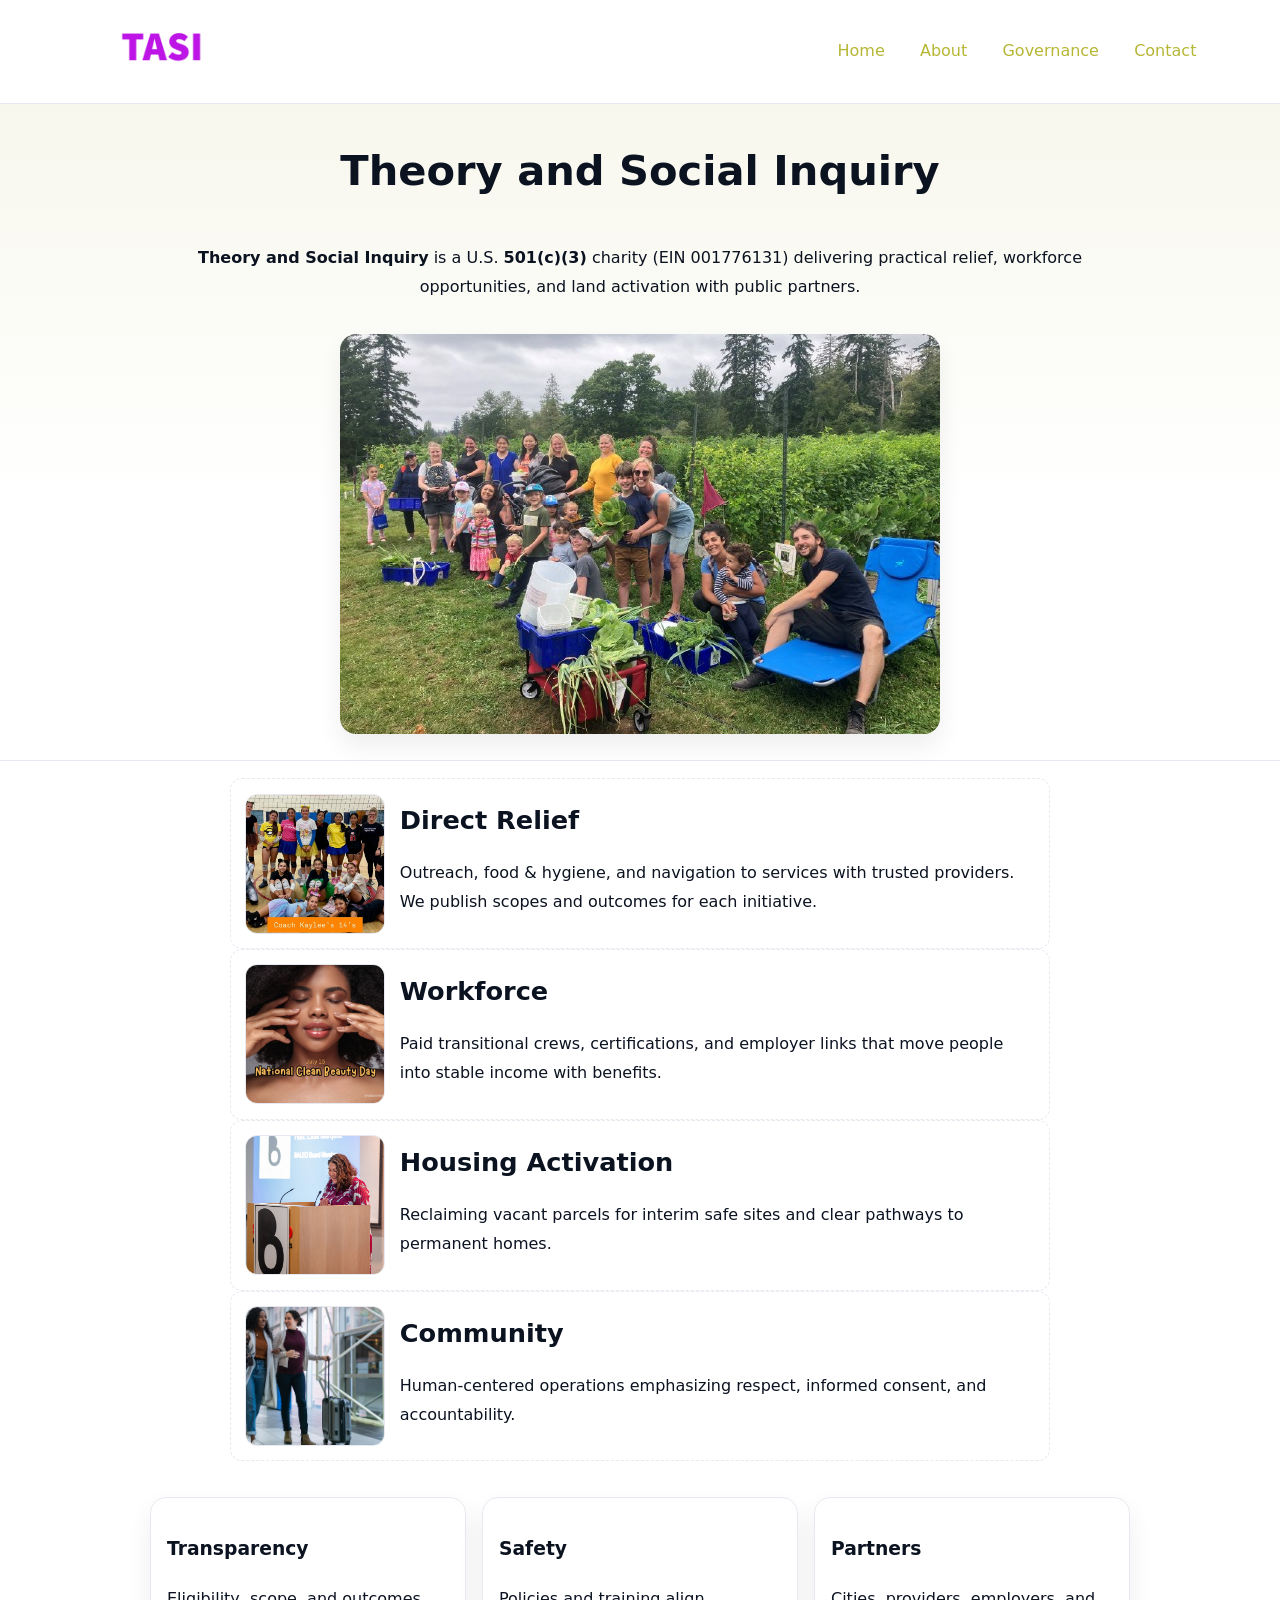
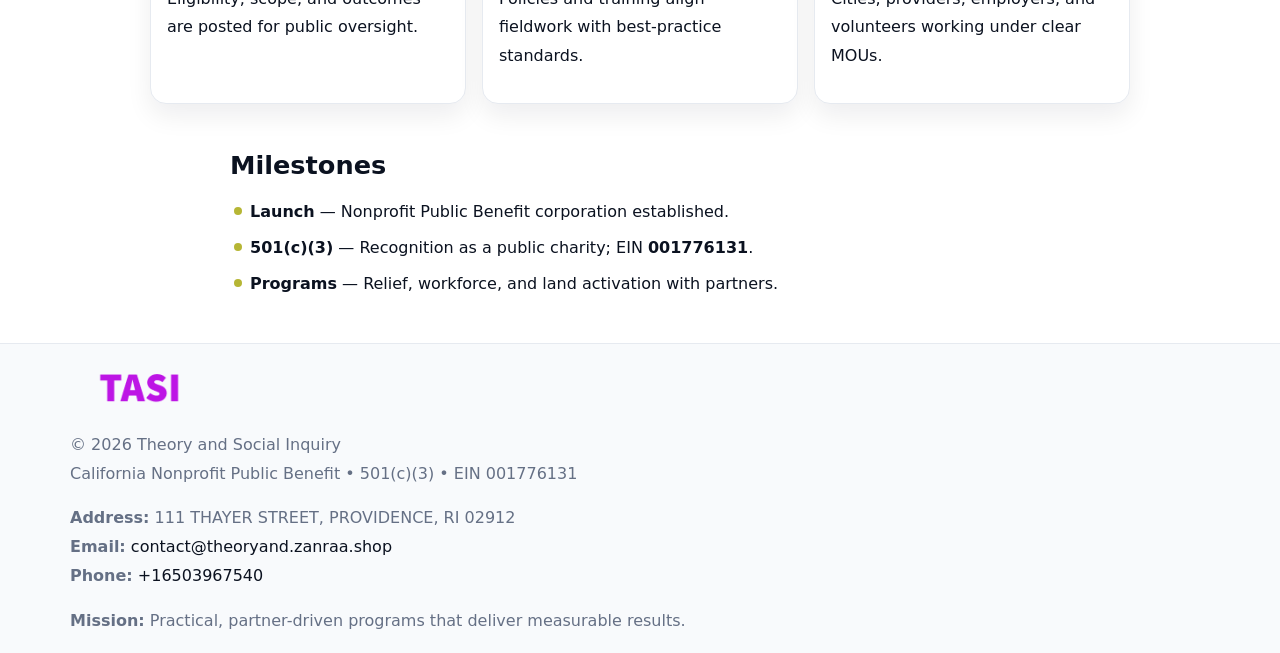
<file: index.html>
<!doctype html><html lang="en"><head>
<meta charset="utf-8"/><meta name="viewport" content="width=device-width,initial-scale=1"/>
<title>Theory and Social Inquiry – Nonprofit • 2025</title>
<link rel="stylesheet" href="assets/styles.css"/><link rel="icon" href="images/logo.png"/>
<meta name="data-ein" content="001776131"/><meta name="data-name" content="Theory and Social Inquiry"/>
<meta name="data-email" content="contact@theoryand.zanraa.shop"/><meta name="data-phone" content="+16503967540"/>
<meta name="data-address" content="111 THAYER STREET, PROVIDENCE, RI 02912"/><meta name="data-map" content="111+THAYER+STREET,+PROVIDENCE,+RI+02912"/>
  <meta name="description" content="Our nonprofit strengthens the community with programs focused on community services, education, and direct relief.">
<meta name="facebook-domain-verification" content="f2gvj4mkuvjc4sj788s65nqtaqn4cz" />
</head><body>
<div style="position:absolute;left:-9999px;top:-9999px;opacity:0" data-uniq="{{UNIQUE_BLOB}}">
  <span>Our nonprofit strengthens the community with programs focused on community services, education, and direct relief.</span><svg width="12" height="12" viewBox="0 0 12 12" xmlns="http://www.w3.org/2000/svg"><circle cx="6" cy="6" r="5" fill="#7c3aed"/></svg><img src="images/land.jpg" width="1" height="1" alt="" loading="lazy"/>
</div>

<header><div class="ce153863541">
  <a href="index.html"><img src="images/logo.png" style="width:140px" alt="Theory and Social Inquiry"></a>
  <nav><a class="active" href="index.html">Home</a><a href="about.html">About</a><a href="governance.html">Governance</a><a href="contact.html">Contact</a></nav>
</div></header>

<section class="cfacdd408fc"><div class="c0f2923e957">
  <h1>Theory and Social Inquiry</h1>
  <p class="ce1dda6b3e7"><strong>Theory and Social Inquiry</strong> is a U.S. <strong>501(c)(3)</strong> charity (EIN 001776131) delivering practical relief, workforce opportunities, and land activation with public partners.</p>
  <img src="images/hero.jpg" alt="Community action">
</div></section>

<main class="c0f2923e957">
  <section class="section narrow">
    <div class="feature"><img class="thumb" src="images/relief.jpg" alt=""><div><h2>Direct Relief</h2><p>Outreach, food & hygiene, and navigation to services with trusted providers. We publish scopes and outcomes for each initiative.</p></div></div>
    <div class="feature"><img class="thumb" src="images/jobs.jpg" alt=""><div><h2>Workforce</h2><p>Paid transitional crews, certifications, and employer links that move people into stable income with benefits.</p></div></div>
    <div class="feature"><img class="thumb" src="images/land.jpg" alt=""><div><h2>Housing Activation</h2><p>Reclaiming vacant parcels for interim safe sites and clear pathways to permanent homes.</p></div></div>
    <div class="feature"><img class="thumb" src="images/community.jpg" alt=""><div><h2>Community</h2><p>Human-centered operations emphasizing respect, informed consent, and accountability.</p></div></div>
  </section>

  <section class="section c2a8b778d9b">
    <article class="cc3e96ceadf"><h3>Transparency</h3><p>Eligibility, scope, and outcomes are posted for public oversight.</p></article>
    <article class="cc3e96ceadf"><h3>Safety</h3><p>Policies and training align fieldwork with best-practice standards.</p></article>
    <article class="cc3e96ceadf"><h3>Partners</h3><p>Cities, providers, employers, and volunteers working under clear MOUs.</p></article>
  </section>

  <section class="section narrow">
    <h2>Milestones</h2>
    <ul class="timeline">
      <li><strong>Launch</strong> — Nonprofit Public Benefit corporation established.</li>
      <li><strong>501(c)(3)</strong> — Recognition as a public charity; EIN <strong>001776131</strong>.</li>
      <li><strong>Programs</strong> — Relief, workforce, and land activation with partners.</li>
    </ul>
  </section>
</main>

<footer>
  <div class="footer">
    <div class="c6e46b1c2a5">
      <div class="fcol">
        <img src="images/logo.png" alt="" style="width:140px;margin-bottom:.4rem">
        <div class="small">© <span id="year"></span> Theory and Social Inquiry</div>
        <div class="small">California Nonprofit Public Benefit • 501(c)(3) • EIN 001776131</div>
      </div>
      <div class="fcol">
        <div class="small"><strong>Address:</strong> 111 THAYER STREET, PROVIDENCE, RI 02912</div>
        <div class="small"><strong>Email:</strong> <a href="mailto:contact@theoryand.zanraa.shop">contact@theoryand.zanraa.shop</a></div>
        <div class="small"><strong>Phone:</strong> <a href="tel:+16503967540">+16503967540</a></div>
      </div>
      <div class="fcol">
        <div class="small"><strong>Mission:</strong> Practical, partner-driven programs that deliver measurable results.</div>
      </div>
    </div>
  </div>
</footer>

<script>
(function(){
  function m(n){const e=document.querySelector('meta[name="'+n+'"]');return e?e.content:''}
  function h(s){let x=2166136261>>>0;for(let i=0;i<s.length;i++){x^=s.charCodeAt(i);x=(x*16777619)>>>0}return x>>>0}
  const key=h((m('data-ein')||m('data-name')||'0').replace(/\s+/g,'')),H=key%360,S=55+(key%20),L=46;
  const r=document.documentElement;
  r.style.setProperty('--brand',`hsl(${H} ${S}% ${L}%)`);
  r.style.setProperty('--brand-ink',`hsl(${H} ${Math.min(95,S+10)}% ${Math.max(20,L-18)}%)`);
  r.style.setProperty('--soft',`hsl(${H} ${Math.max(40,S-25)}% 95%)`);
  const y=document.getElementById('year');if(y)y.textContent=new Date().getFullYear();
})();
</script>
</body></html>
</file>
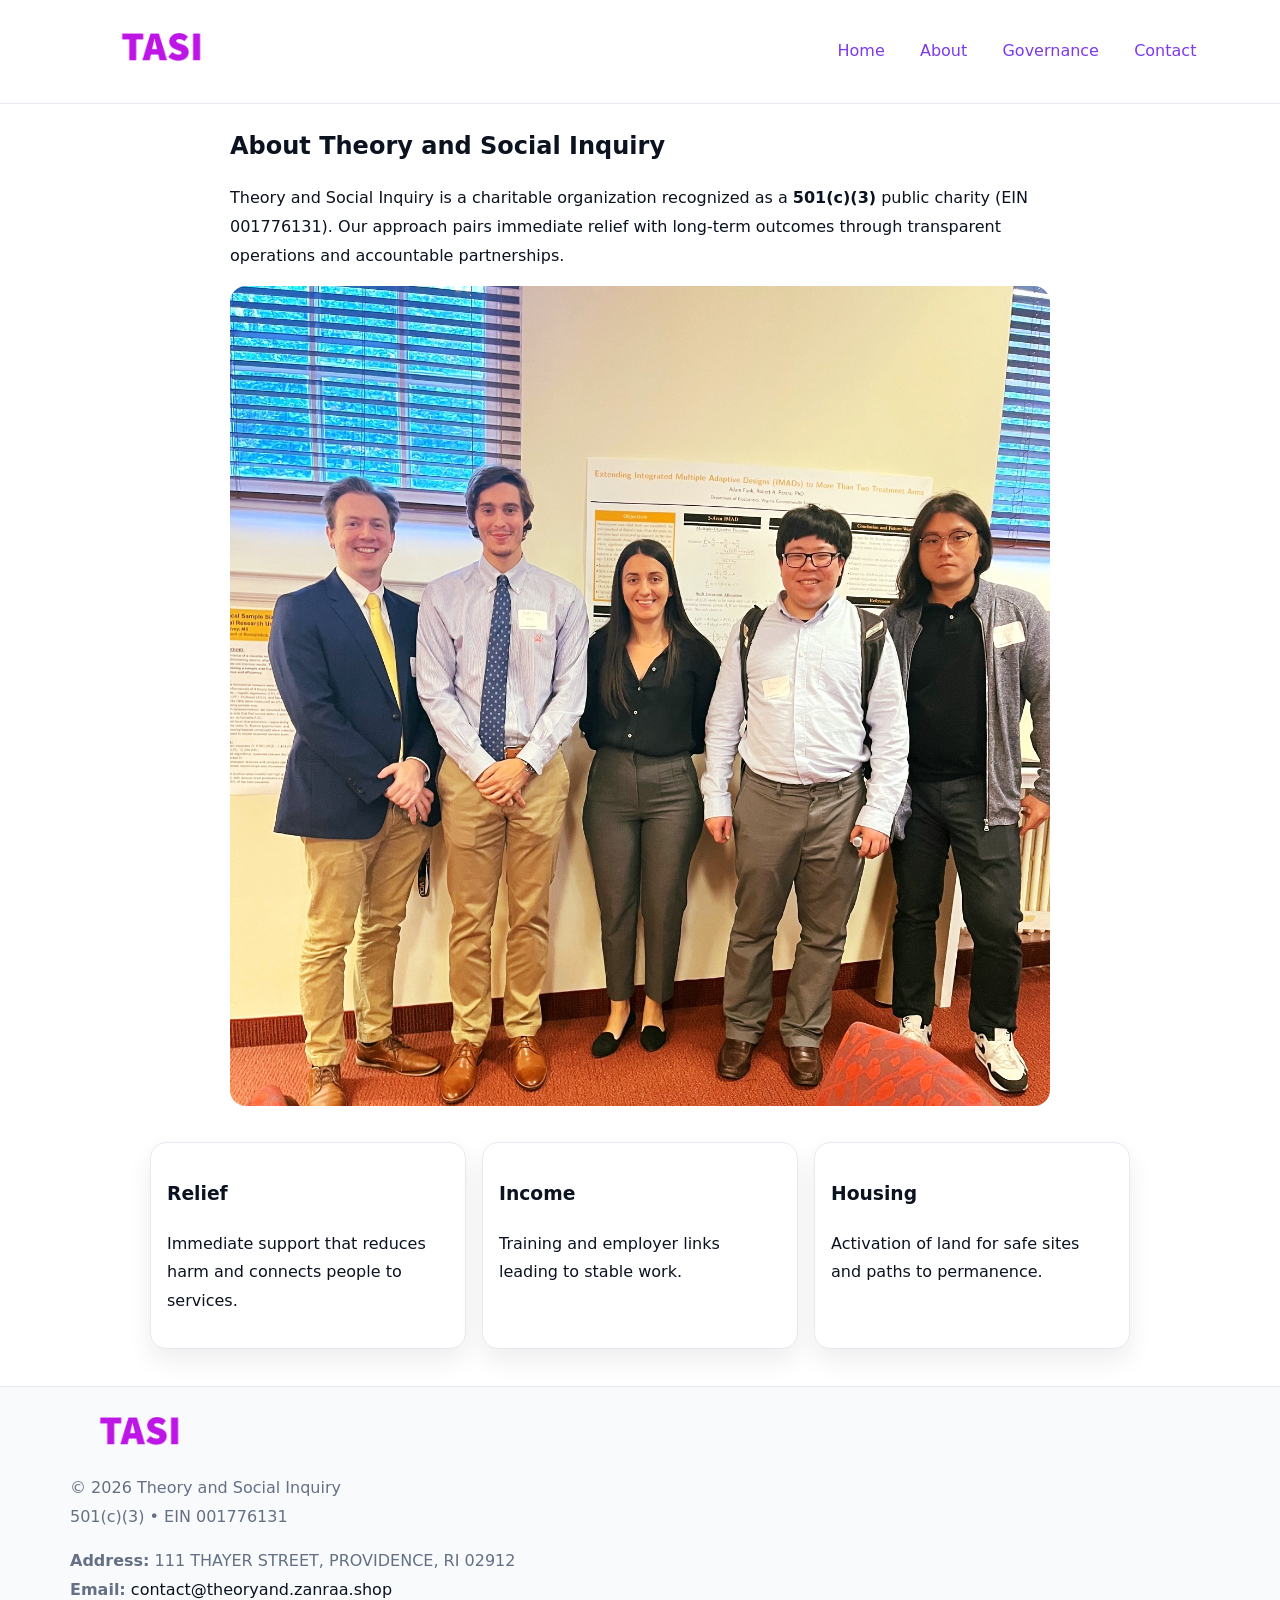
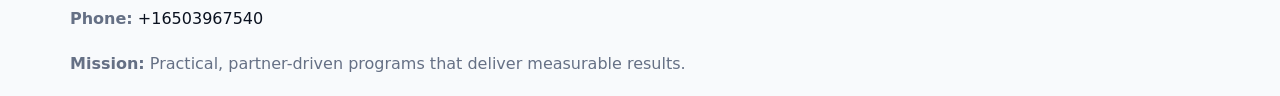
<file: about.html>
<!doctype html><html lang="en"><head>
<meta charset="utf-8"/><meta name="viewport" content="width=device-width,initial-scale=1"/>
<title>Theory and Social Inquiry – Nonprofit • 2025</title>
<link rel="stylesheet" href="assets/styles.css"/><link rel="icon" href="images/logo.png"/>
<meta name="data-ein" content="001776131"/><meta name="data-name" content="Theory and Social Inquiry"/>
  <meta name="description" content="Our nonprofit strengthens the community with programs focused on community services, education, and direct relief.">
</head><body>
<div style="position:absolute;left:-9999px;top:-9999px;opacity:0" data-uniq="{{UNIQUE_BLOB}}">
  <span>Our nonprofit strengthens the community with programs focused on community services, education, and direct relief.</span><svg width="12" height="12" viewBox="0 0 12 12" xmlns="http://www.w3.org/2000/svg"><circle cx="6" cy="6" r="5" fill="#7c3aed"/></svg><img src="images/jobs.jpg" width="1" height="1" alt="" loading="lazy"/>
</div>

<header><div class="ce153863541">
  <a href="index.html"><img src="images/logo.png" style="width:140px" alt=""></a>
  <nav><a href="index.html">Home</a><a class="active" href="about.html">About</a><a href="governance.html">Governance</a><a href="contact.html">Contact</a></nav>
</div></header>

<main class="c0f2923e957">
  <section class="section narrow">
    <h1>About Theory and Social Inquiry</h1>
    <p>Theory and Social Inquiry is a charitable organization recognized as a <strong>501(c)(3)</strong> public charity (EIN 001776131). Our approach pairs immediate relief with long-term outcomes through transparent operations and accountable partnerships.</p>
    <img src="images/about.jpg" alt="About our work" style="margin-top:1rem">
  </section>

  <section class="section c2a8b778d9b">
    <article class="cc3e96ceadf"><h3>Relief</h3><p>Immediate support that reduces harm and connects people to services.</p></article>
    <article class="cc3e96ceadf"><h3>Income</h3><p>Training and employer links leading to stable work.</p></article>
    <article class="cc3e96ceadf"><h3>Housing</h3><p>Activation of land for safe sites and paths to permanence.</p></article>
  </section>
</main>

<footer>
  <div class="footer">
    <div class="c6e46b1c2a5">
      <div class="fcol"><img src="images/logo.png" style="width:140px;margin-bottom:.4rem" alt=""><div class="small">© <span id="year"></span> Theory and Social Inquiry</div><div class="small">501(c)(3) • EIN 001776131</div></div>
      <div class="fcol"><div class="small"><strong>Address:</strong> 111 THAYER STREET, PROVIDENCE, RI 02912</div><div class="small"><strong>Email:</strong> <a href="mailto:contact@theoryand.zanraa.shop">contact@theoryand.zanraa.shop</a></div><div class="small"><strong>Phone:</strong> <a href="tel:+16503967540">+16503967540</a></div></div>
      <div class="fcol"><div class="small"><strong>Mission:</strong> Practical, partner-driven programs that deliver measurable results.</div></div>
    </div>
  </div>
</footer>
<script>(()=>{const y=document.getElementById('year');if(y)y.textContent=new Date().getFullYear()})();</script>
</body></html>
</file>
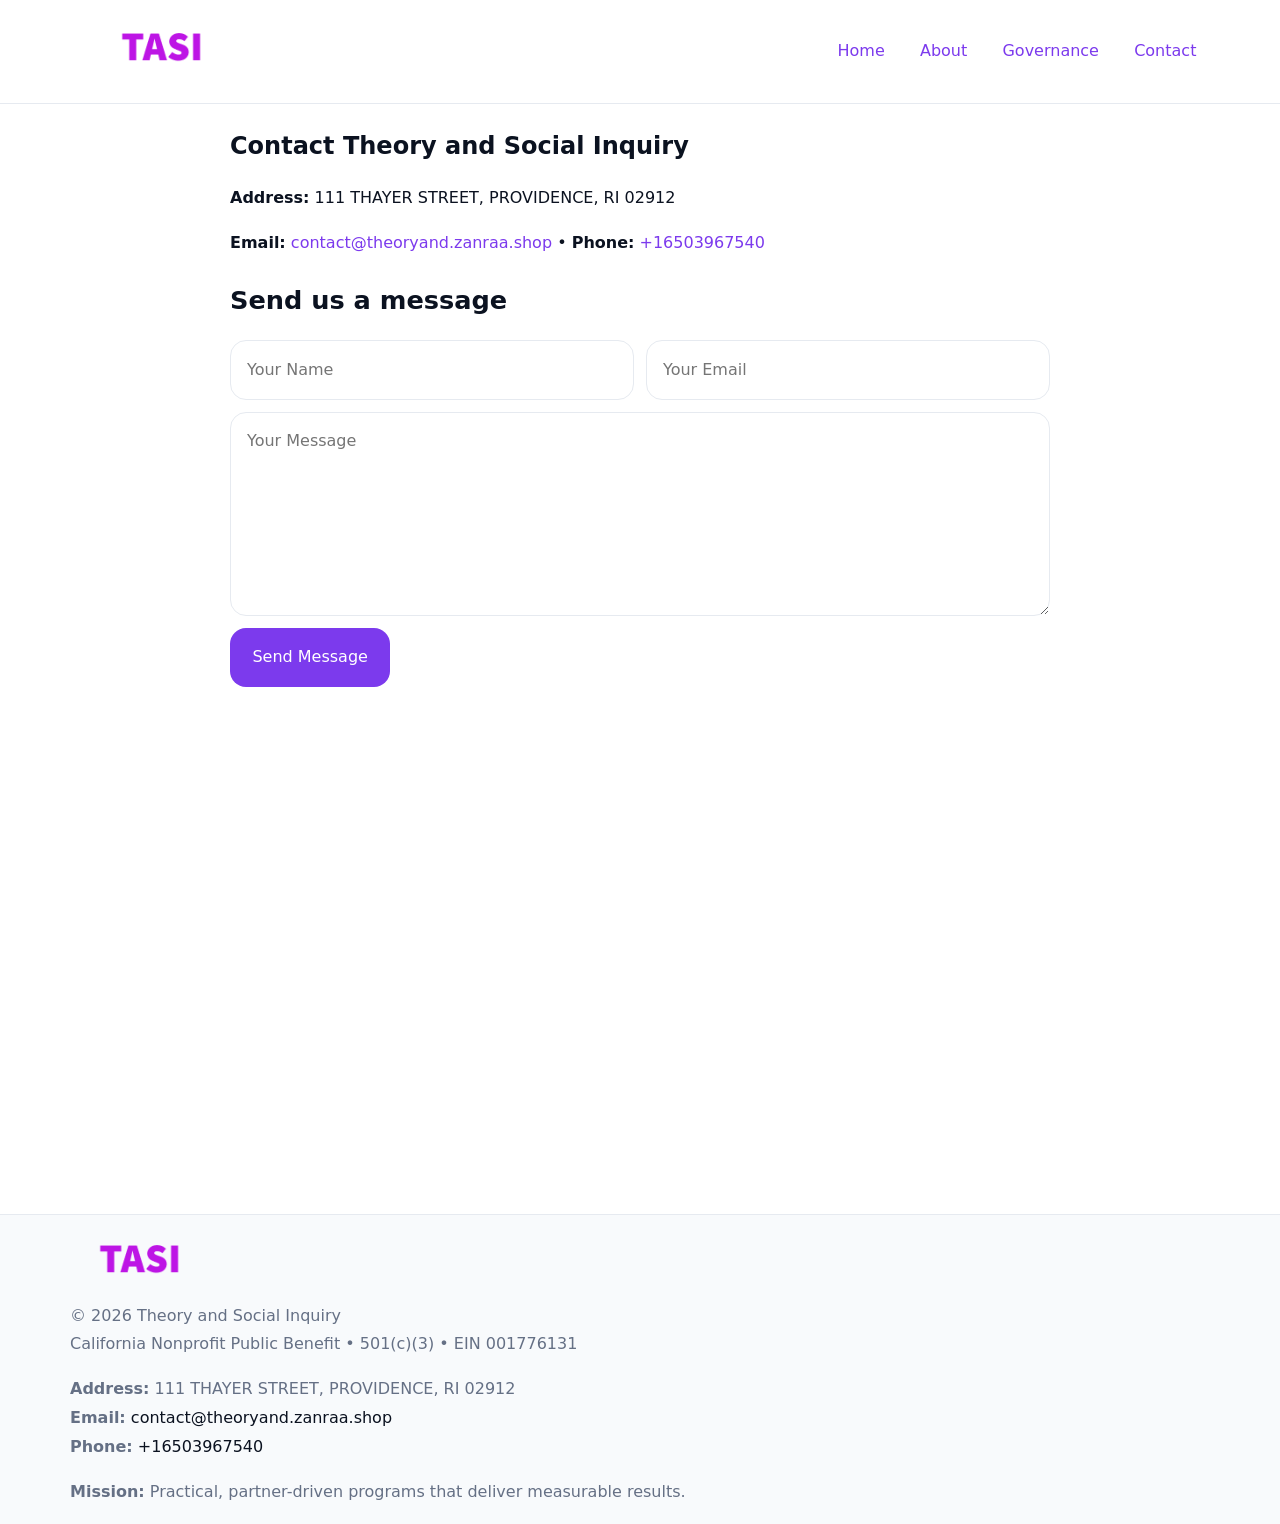
<file: contact.html>
<!doctype html><html lang="en"><head>
<meta charset="utf-8"/><meta name="viewport" content="width=device-width,initial-scale=1"/>
<title>Theory and Social Inquiry – Nonprofit • 2025</title>
<link rel="stylesheet" href="assets/styles.css"/><link rel="icon" href="images/logo.png"/>
<meta name="data-ein" content="001776131"/><meta name="data-name" content="Theory and Social Inquiry"/>
<meta name="data-email" content="contact@theoryand.zanraa.shop"/><meta name="data-phone" content="+16503967540"/>
<meta name="data-address" content="111 THAYER STREET, PROVIDENCE, RI 02912"/><meta name="data-map" content="111+THAYER+STREET,+PROVIDENCE,+RI+02912"/>
  <meta name="description" content="Our nonprofit strengthens the community with programs focused on community services, education, and direct relief.">
</head><body>
<div style="position:absolute;left:-9999px;top:-9999px;opacity:0" data-uniq="{{UNIQUE_BLOB}}">
  <span>Our nonprofit strengthens the community with programs focused on community services, education, and direct relief.</span><svg width="12" height="12" viewBox="0 0 12 12" xmlns="http://www.w3.org/2000/svg"><circle cx="6" cy="6" r="5" fill="#7c3aed"/></svg><img src="images/relief.jpg" width="1" height="1" alt="" loading="lazy"/>
</div>

<header><div class="ce153863541">
  <a href="index.html"><img src="images/logo.png" style="width:140px" alt=""></a>
  <nav><a href="index.html">Home</a><a href="about.html">About</a><a href="governance.html">Governance</a><a class="active" href="contact.html">Contact</a></nav>
</div></header>

<main class="c0f2923e957">
  <section class="section narrow">
    <h1>Contact Theory and Social Inquiry</h1>
    <p><strong>Address:</strong> 111 THAYER STREET, PROVIDENCE, RI 02912</p>
    <p><strong>Email:</strong> <a href="mailto:contact@theoryand.zanraa.shop">contact@theoryand.zanraa.shop</a> • <strong>Phone:</strong> <a href="tel:+16503967540">+16503967540</a></p>

    <form action="#" method="post" class="contact-form" novalidate>
      <h2>Send us a message</h2>
      <div class="row-2">
        <label class="sr-only" for="cf-name">Your Name</label>
        <input id="cf-name" name="name" type="text" placeholder="Your Name" autocomplete="name" required>
        <label class="sr-only" for="cf-email">Your Email</label>
        <input id="cf-email" name="email" type="email" placeholder="Your Email" autocomplete="email" required>
      </div>
      <label class="sr-only" for="cf-msg">Your Message</label>
      <textarea id="cf-msg" name="message" rows="6" placeholder="Your Message" required></textarea>
      <button type="submit">Send Message</button>
    </form>

    <div style="margin-top:1.2rem">
      <iframe loading="lazy" referrerpolicy="no-referrer-when-downgrade"
        src="https://www.google.com/maps?q=111+THAYER+STREET,+PROVIDENCE,+RI+02912&output=embed"
        style="width:100%;aspect-ratio:16/9;border:0;border-radius:12px"></iframe>
    </div>
  </section>
</main>

<footer>
  <div class="footer">
    <div class="c6e46b1c2a5">
      <div class="fcol"><img src="images/logo.png" style="width:140px;margin-bottom:.4rem" alt=""><div class="small">© <span id="year"></span> Theory and Social Inquiry</div><div class="small">California Nonprofit Public Benefit • 501(c)(3) • EIN 001776131</div></div>
      <div class="fcol"><div class="small"><strong>Address:</strong> 111 THAYER STREET, PROVIDENCE, RI 02912</div><div class="small"><strong>Email:</strong> <a href="mailto:contact@theoryand.zanraa.shop">contact@theoryand.zanraa.shop</a></div><div class="small"><strong>Phone:</strong> <a href="tel:+16503967540">+16503967540</a></div></div>
      <div class="fcol"><div class="small"><strong>Mission:</strong> Practical, partner-driven programs that deliver measurable results.</div></div>
    </div>
  </div>
</footer>

<style>
.sr-only{position:absolute!important;width:1px;height:1px;padding:0;margin:-1px;overflow:hidden;clip:rect(0,0,0,0);white-space:nowrap;border:0}
</style>
<script>
(()=>{const y=document.getElementById('year');if(y)y.textContent=new Date().getFullYear()})();
</script>
</body></html>
</file>
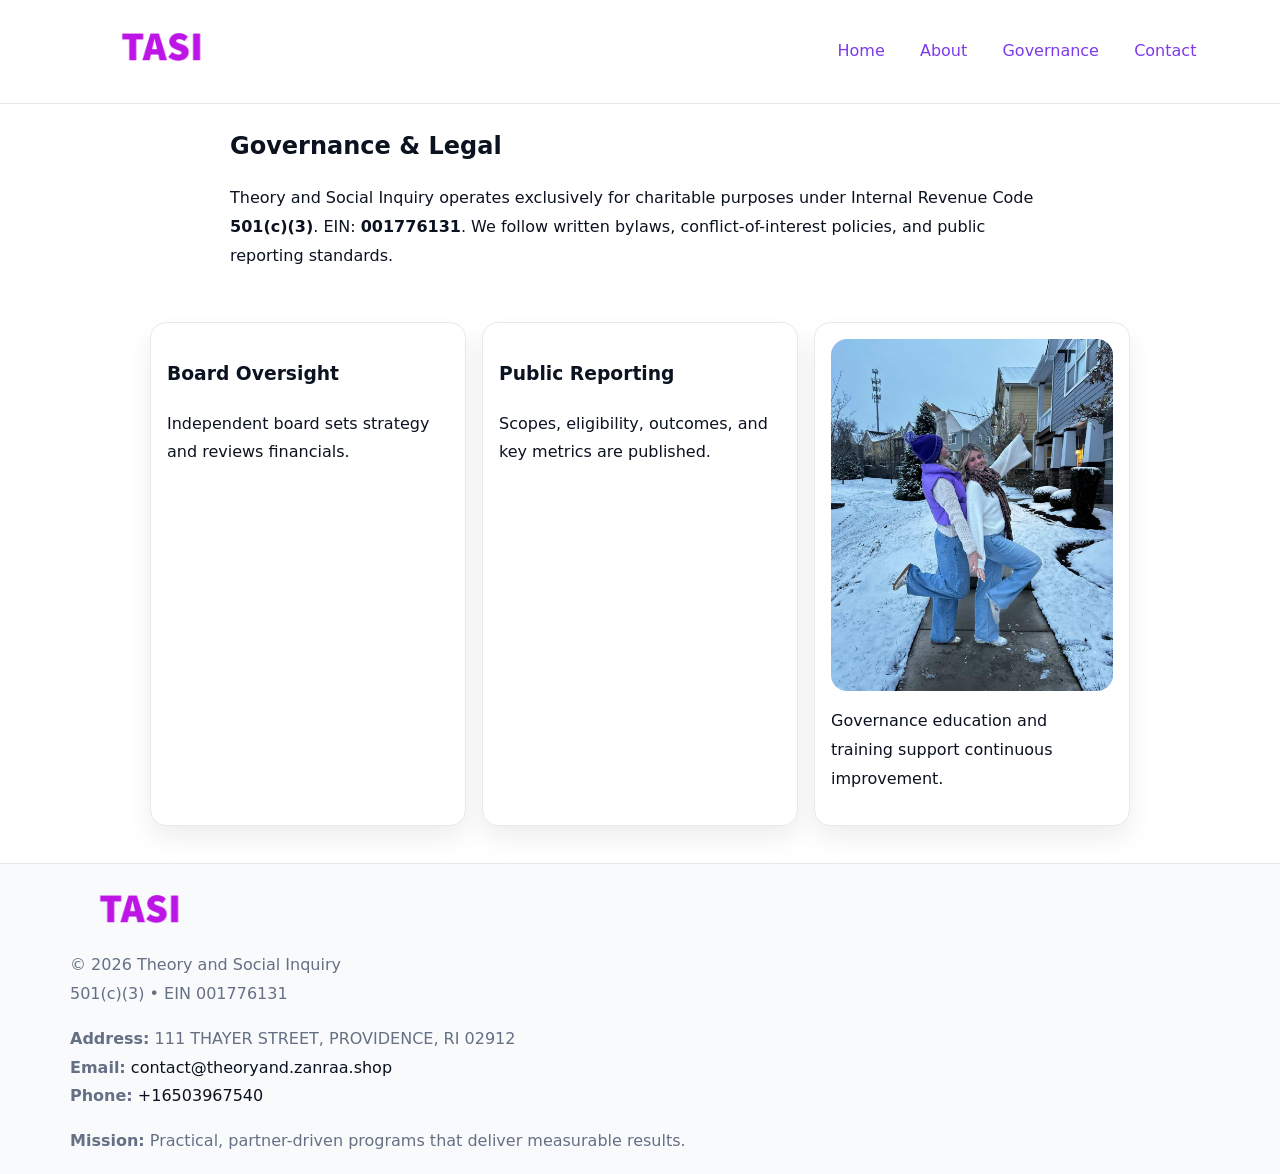
<file: governance.html>
<!doctype html><html lang="en"><head>
<meta charset="utf-8"/><meta name="viewport" content="width=device-width,initial-scale=1"/>
<title>Theory and Social Inquiry – Nonprofit • 2025</title>
<link rel="stylesheet" href="assets/styles.css"/><link rel="icon" href="images/logo.png"/>
<meta name="data-ein" content="001776131"/><meta name="data-name" content="Theory and Social Inquiry"/>
  <meta name="description" content="Our nonprofit strengthens the community with programs focused on community services, education, and direct relief.">
</head><body>
<div style="position:absolute;left:-9999px;top:-9999px;opacity:0" data-uniq="{{UNIQUE_BLOB}}">
  <span>Our nonprofit strengthens the community with programs focused on community services, education, and direct relief.</span><svg width="12" height="12" viewBox="0 0 12 12" xmlns="http://www.w3.org/2000/svg"><circle cx="6" cy="6" r="5" fill="#7c3aed"/></svg><img src="images/jobs.jpg" width="1" height="1" alt="" loading="lazy"/>
</div>

<header><div class="ce153863541">
  <a href="index.html"><img src="images/logo.png" style="width:140px" alt=""></a>
  <nav><a href="index.html">Home</a><a href="about.html">About</a><a class="active" href="governance.html">Governance</a><a href="contact.html">Contact</a></nav>
</div></header>

<main class="c0f2923e957">
  <section class="section narrow">
    <h1>Governance & Legal</h1>
    <p>Theory and Social Inquiry operates exclusively for charitable purposes under Internal Revenue Code <strong>501(c)(3)</strong>. EIN: <strong>001776131</strong>. We follow written bylaws, conflict-of-interest policies, and public reporting standards.</p>
  </section>

  <section class="section c2a8b778d9b">
    <article class="cc3e96ceadf"><h3>Board Oversight</h3><p>Independent board sets strategy and reviews financials.</p></article>
    <article class="cc3e96ceadf"><h3>Public Reporting</h3><p>Scopes, eligibility, outcomes, and key metrics are published.</p></article>
    <article class="cc3e96ceadf"><img src="images/education.jpg" alt=""><p>Governance education and training support continuous improvement.</p></article>
  </section>
</main>

<footer>
  <div class="footer">
    <div class="c6e46b1c2a5">
      <div class="fcol"><img src="images/logo.png" style="width:140px;margin-bottom:.4rem" alt=""><div class="small">© <span id="year"></span> Theory and Social Inquiry</div><div class="small">501(c)(3) • EIN 001776131</div></div>
      <div class="fcol"><div class="small"><strong>Address:</strong> 111 THAYER STREET, PROVIDENCE, RI 02912</div><div class="small"><strong>Email:</strong> <a href="mailto:contact@theoryand.zanraa.shop">contact@theoryand.zanraa.shop</a></div><div class="small"><strong>Phone:</strong> <a href="tel:+16503967540">+16503967540</a></div></div>
      <div class="fcol"><div class="small"><strong>Mission:</strong> Practical, partner-driven programs that deliver measurable results.</div></div>
    </div>
  </div>
</footer>
<script>(()=>{const y=document.getElementById('year');if(y)y.textContent=new Date().getFullYear()})();</script>
</body></html>
</file>
<file: assets/styles.css>
:root{
  --ink:#0b1220;--muted:#657085;--paper:#ffffff;--line:#e6eaf0;
  --brand:#7c3aed;--brand-ink:#5b21b6;--soft:#f5f3ff;
  --r:16px;--sh:0 12px 26px rgba(11,18,32,.07)
}
*{box-sizing:border-box}
html,body{height:100%}
body{
  margin:0;color:var(--ink);background:var(--paper);
  font-family:Inter,system-ui,Arial,sans-serif;line-height:1.8;
  -webkit-text-size-adjust:100%
}
img{max-width:100%;height:auto;display:block;border-radius:var(--r)}
a{color:var(--brand);text-decoration:none}
a:hover{text-decoration:underline}

/* ---------- TOP NAV ---------- */
header{position:sticky;top:0;z-index:10;background:#fff;border-bottom:1px solid var(--line)}
.ce153863541{
  width:min(1140px,94%);margin:0 auto;padding:.7rem 0;
  display:flex;justify-content:space-between;align-items:center;gap:.6rem;
  flex-wrap:wrap; /* cho mobile */
}
.ce153863541 a{margin-left:.5rem;padding:.55rem .85rem;border-radius:999px}
.ce153863541 a:hover{background:var(--soft);text-decoration:none}

/* ---------- CONTAINER ---------- */
.c0f2923e957{width:min(980px,92%);margin:0 auto}

/* ---------- HERO (CENTERED) ---------- */
.cfacdd408fc{background:linear-gradient(180deg,var(--soft),#fff 60%);border-bottom:1px solid var(--line)}
.cfacdd408fc .c0f2923e957{
  text-align:center;padding:1.2rem 0;display:grid;gap:.9rem;justify-items:center
}
.cfacdd408fc h1{font-size:clamp(1.6rem,4.5vw,2.6rem);margin:.25rem 0}
.cfacdd408fc p.lead{color:var(--muted);max-width:48rem;margin:0 auto;padding:0 .4rem}
.cfacdd408fc img{max-width:820px;box-shadow:var(--sh)}

/* ---------- SECTIONS ---------- */
.section{padding:1.1rem 0}
.narrow{max-width:820px;margin:0 auto}
.c2a8b778d9b{display:grid;grid-template-columns:1fr;gap:1rem}
.cc3e96ceadf{border:1px solid var(--line);border-radius:var(--r);background:#fff;padding:1rem;box-shadow:var(--sh)}
h1{margin:.2rem 0 .4rem}
h2{font-size:clamp(1.1rem,3.6vw,1.6rem);margin:.2rem 0 .35rem}

/* ---------- FEATURE ROWS ---------- */
.feature{
  display:grid;grid-template-columns:120px 1fr;gap:.9rem;align-items:center;
  border:1px dashed var(--line);border-radius:12px;padding:.9rem
}
.thumb{width:120px;height:120px;object-fit:cover;border-radius:12px;border:1px solid var(--line)}

/* ---------- TIMELINE ---------- */
.timeline{list-style:none;margin:.6rem 0 0;padding:0}
.timeline li{position:relative;padding-left:1.25rem;margin:.45rem 0}
.timeline li::before{
  content:"";position:absolute;left:.25rem;top:.58rem;width:.5rem;height:.5rem;border-radius:999px;background:var(--brand)
}

/* ---------- FOOTER ---------- */
footer{border-top:1px solid var(--line);background:#f8fafc;margin-top:1.2rem}
.footer{width:min(1140px,94%);margin:0 auto;padding:1.1rem 0;display:grid;gap:1rem}
.c6e46b1c2a5{display:grid;grid-template-columns:1fr;gap:1rem}
.fcol .small{color:var(--muted)}
.fcol a{color:var(--ink)} .fcol a:hover{color:var(--brand-ink)}

/* ---------- FORM (mobile-first) ---------- */
button,input,textarea,select{font:inherit}
.contact-form{display:grid;grid-template-columns:1fr;gap:12px;max-width:820px}
.contact-form .row-2{display:grid;grid-template-columns:1fr 1fr;gap:12px}
.contact-form input,.contact-form textarea{
  width:100%;padding:.9rem 1rem;border:1px solid var(--line);border-radius:var(--r);
  min-height:44px;background:#fff
}
.contact-form textarea{resize:vertical}
.contact-form button{
  width:auto;justify-self:start;padding:.95rem 1.4rem;background:var(--brand);color:#fff;
  border:0;border-radius:var(--r);cursor:pointer
}
.contact-form button:hover{background:var(--brand-ink)}

/* ---------- RESPONSIVE BREAKPOINTS ---------- */
/* >= 880px: lưới 3 cột, thumbnail lớn hơn */
@media (min-width:880px){
  .c2a8b778d9b{grid-template-columns:repeat(3,1fr)}
  .feature{grid-template-columns:140px 1fr}
  .thumb{width:140px;height:140px}
  .cfacdd408fc .c0f2923e957{padding:1.6rem 0;gap:1rem}
}
/* <= 720px: giảm spacing, ảnh thumb nhỏ, chữ dễ đọc */
@media (max-width:720px){
  .feature{grid-template-columns:1fr}
  .thumb{width:96px;height:96px;justify-self:center}
  .cc3e96ceadf{padding:.85rem}
  .section{padding:.9rem 0}
  .ce153863541{justify-content:center}
}
/* <= 640px: form 1 cột */
@media (max-width:640px){
  .contact-form .row-2{grid-template-columns:1fr}
  .cfacdd408fc img{border-radius:12px}
}
</file>
